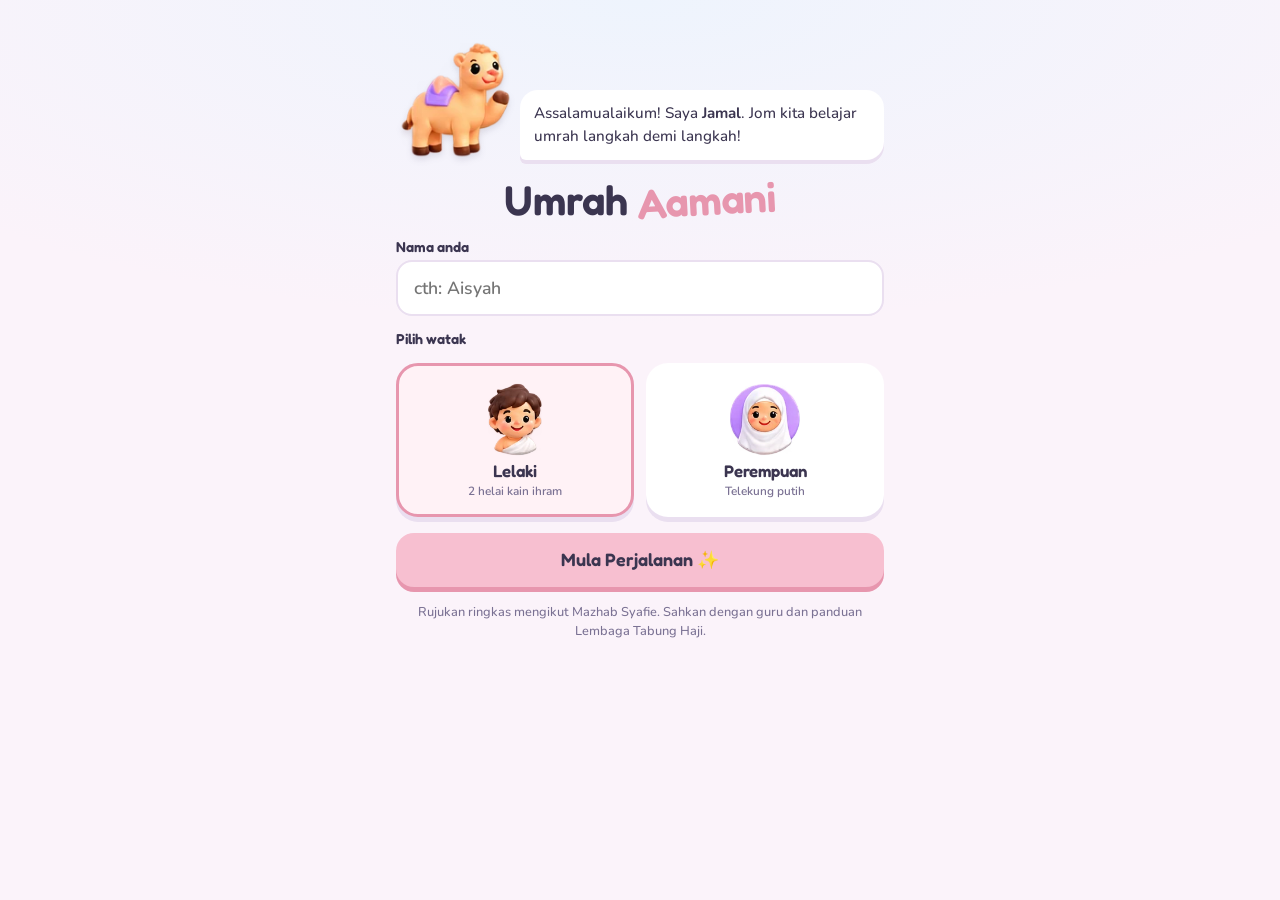
<file: index.html>
<!doctype html>
<html lang="ms">
<head>
<meta charset="utf-8">
<meta name="viewport" content="width=device-width, initial-scale=1, viewport-fit=cover, user-scalable=no">
<title>Umrah Aamani</title>
<meta name="description" content="Permainan rujukan umrah 3D yang comel untuk seluruh keluarga: tawaf, sa'i, doa, mata dan lencana.">
<link rel="canonical" href="https://umrah-aamani.pages.dev/">
<meta property="og:type" content="website">
<meta property="og:site_name" content="Umrah Aamani">
<meta property="og:locale" content="ms_MY">
<meta property="og:url" content="https://umrah-aamani.pages.dev/">
<meta property="og:title" content="Umrah Aamani: belajar umrah langkah demi langkah dalam 3D">
<meta property="og:description" content="Permainan rujukan umrah untuk seluruh keluarga. Ikut tertib dari ihram di miqat, tawaf 7 pusingan dan sa'i dalam 3D, hingga tahallul. Percuma, tanpa daftar masuk.">
<meta property="og:image" content="https://umrah-aamani.pages.dev/og-image.jpg">
<meta property="og:image:type" content="image/jpeg">
<meta property="og:image:width" content="1280">
<meta property="og:image:height" content="640">
<meta property="og:image:alt" content="Umrah Aamani: enam peringkat umrah di atas laluan berliku bersama Jamal si unta">
<meta name="twitter:card" content="summary_large_image">
<meta name="twitter:title" content="Umrah Aamani: belajar umrah langkah demi langkah dalam 3D">
<meta name="twitter:description" content="Permainan rujukan umrah untuk seluruh keluarga. Ikut tertib dari ihram di miqat, tawaf 7 pusingan dan sa'i dalam 3D, hingga tahallul.">
<meta name="twitter:image" content="https://umrah-aamani.pages.dev/og-image.jpg">
<meta name="theme-color" content="#F7BFD0">
<meta name="apple-mobile-web-app-capable" content="yes">
<meta name="mobile-web-app-capable" content="yes">
<meta name="apple-mobile-web-app-status-bar-style" content="default">
<meta name="apple-mobile-web-app-title" content="Umrah Aamani">
<link rel="manifest" href="./manifest.webmanifest">
<link rel="icon" type="image/png" sizes="32x32" href="./icons/favicon-32.png">
<link rel="icon" type="image/png" sizes="192x192" href="./icons/icon-192.png">
<link rel="apple-touch-icon" href="./icons/apple-touch-icon.png">
<link rel="preconnect" href="https://fonts.googleapis.com">
<link rel="preconnect" href="https://fonts.gstatic.com" crossorigin>
<link rel="stylesheet" href="https://fonts.googleapis.com/css2?family=Amiri&family=Fredoka:wght@500;600&family=Nunito:wght@500;700;800;900&display=swap">
<link rel="stylesheet" href="./css/style.css">
<script type="importmap">{ "imports": { "three": "./vendor/three.module.min.js" } }</script>
<link rel="modulepreload" href="./js/main.js">
</head>
<body>
<div id="app"><div class="loading">Memuatkan…</div></div>
<noscript>Sila hidupkan JavaScript untuk bermain Umrah Aamani</noscript>
<script type="module" src="./js/main.js"></script>
</body>
</html>
</file>
<file: css/style.css>
/* Umrah Aamani — pastel "gula-gula" game UI
   Susun atur: satu lajur telefon, butang tebal bertekan (gaya mainan), peta laluan berliku. */
:root {
  --bg: #FBF3FA;          /* kapas merah jambu */
  --bg2: #EEF4FD;         /* langit pagi */
  --card: #FFFFFF;
  --ink: #3B3550;         /* ungu kiswah lembut */
  --ink2: #7A7193;
  --line: #EADFF0;
  --pink: #F7BFD0; --pink-d: #E796AE;
  --lilac: #D7C9F3; --lilac-d: #B3A0E3;
  --mint: #A8E6CB; --mint-d: #6FCB9F;
  --sky: #CDE5F8; --sky-d: #9CC7EC;
  --butter: #FBE7A8; --butter-d: #EBC861;
  --peach: #F8D7B8;
  --gold: #E2B451;
  --kiswah: #2C2A38;
  --no: #F5A3A3; --no-d: #DE7C7C;
  --f-display: 'Fredoka', 'Baloo 2', ui-rounded, system-ui, sans-serif;
  --f-body: 'Nunito', ui-rounded, system-ui, -apple-system, 'Segoe UI', sans-serif;
  --f-arab: 'Amiri', 'Scheherazade New', 'Noto Naskh Arabic', 'Geeza Pro', serif;
  --r: 22px;
  --press: 0 5px 0;
  color-scheme: light;
}
* { box-sizing: border-box; -webkit-tap-highlight-color: transparent; }
[hidden] { display: none !important; }
html, body { margin: 0; height: 100%; }
body {
  background: radial-gradient(120% 60% at 50% 0%, var(--bg2), var(--bg) 60%) fixed, var(--bg);
  color: var(--ink); font: 500 16px/1.5 var(--f-body);
  -webkit-font-smoothing: antialiased; overscroll-behavior-y: none;
}
button { font: inherit; color: inherit; cursor: pointer; border: 0; background: none; }
button:focus-visible, input:focus-visible { outline: 3px solid var(--lilac-d); outline-offset: 2px; }
h1, h2, h3 { font-family: var(--f-display); font-weight: 600; margin: 0; text-wrap: balance; line-height: 1.15; }
h1 { font-size: 1.7rem; } h2 { font-size: 1.35rem; } h3 { font-size: 1.1rem; }
p { margin: 0; }
#app { max-width: 520px; margin: 0 auto; min-height: 100%; position: relative; }
.screen {
  padding-top: max(14px, env(safe-area-inset-top, 0px));
  padding-bottom: calc(96px + env(safe-area-inset-bottom, 0px));
  padding-left: max(16px, env(safe-area-inset-left, 0px));
  padding-right: max(16px, env(safe-area-inset-right, 0px));
  display: flex; flex-direction: column; gap: 16px;
}
.eyebrow { font: 700 .72rem/1 var(--f-body); letter-spacing: .12em; text-transform: uppercase; color: var(--ink2); }
.fine { font-size: .8rem; color: var(--ink2); text-align: center; }
.row { display: flex; justify-content: space-between; align-items: center; gap: 10px; }
.row.two > * { flex: 1; }

/* ---------- Butang mainan ---------- */
.btn {
  font: 600 1rem/1 var(--f-display); padding: 15px 20px; border-radius: 18px;
  background: var(--card); box-shadow: var(--press) var(--line); transition: transform .08s, box-shadow .08s;
  min-height: 52px;
}
.btn:active:not(:disabled) { transform: translateY(4px); box-shadow: 0 1px 0 var(--line); }
.btn.primary { background: var(--pink); box-shadow: var(--press) var(--pink-d); }
.btn.primary:active { box-shadow: 0 1px 0 var(--pink-d); }
.btn.ok { background: var(--mint); box-shadow: var(--press) var(--mint-d); }
.btn.no { background: var(--no); box-shadow: var(--press) var(--no-d); color: #fff; }
.btn.ghost { background: var(--card); box-shadow: var(--press) var(--line); }
.btn.big { font-size: 1.12rem; padding: 18px 22px; }
.btn:disabled { opacity: .5; cursor: not-allowed; }
.icon-btn { width: 44px; height: 44px; border-radius: 14px; background: var(--card); box-shadow: 0 4px 0 var(--line); font-weight: 800; flex: none; }

/* ---------- Header ---------- */
.topbar { display: flex; justify-content: space-between; align-items: center; gap: 12px; }
.who { display: flex; align-items: center; gap: 10px; min-width: 0; }
.avatar { width: 46px; height: 46px; border-radius: 50%; display: grid; place-items: center; font-size: 1.6rem; background: var(--sky); box-shadow: inset 0 -4px 0 var(--sky-d); flex: none; }
.avatar.f { background: var(--lilac); box-shadow: inset 0 -4px 0 var(--lilac-d); }
.hello { font-size: .78rem; color: var(--ink2); }
.pname { font: 600 1.15rem/1.1 var(--f-display); white-space: nowrap; overflow: hidden; text-overflow: ellipsis; }
.pts { display: flex; align-items: center; gap: 6px; padding: 8px 14px; border-radius: 99px; background: var(--butter); box-shadow: 0 4px 0 var(--butter-d); font: 600 1.05rem/1 var(--f-display); font-variant-numeric: tabular-nums; flex: none; }
.pts.mini { padding: 7px 12px; font-size: .95rem; }
.pts.bump { animation: bump .45s; }
@keyframes bump { 40% { transform: scale(1.18) rotate(-3deg); } }
.lvl { display: grid; grid-template-columns: 1fr auto; gap: 6px 10px; align-items: center; background: var(--card); border-radius: 18px; padding: 12px 14px; box-shadow: 0 4px 0 var(--line); }
.lvl-name { font: 600 .92rem/1.2 var(--f-display); }
.lvl-next { font-size: .78rem; color: var(--ink2); grid-row: 1; grid-column: 2; }
.bar { grid-column: 1 / -1; height: 12px; border-radius: 99px; background: #F3ECF7; overflow: hidden; }
.bar i { display: block; height: 100%; border-radius: 99px; background: repeating-linear-gradient(45deg, var(--pink) 0 10px, #F9CFDC 10px 20px); transition: width .6s cubic-bezier(.3, 1.4, .5, 1); }

/* ---------- Maskot ---------- */
.guide { display: flex; align-items: flex-end; gap: 6px; cursor: pointer; }
.bubble { position: relative; background: var(--card); padding: 12px 14px; border-radius: 18px; box-shadow: 0 4px 0 var(--line); font-size: .95rem; }
.bubble.small { font-size: .88rem; border-bottom-left-radius: 6px; }
.mascot { flex: none; animation: idle 3.2s ease-in-out infinite; transform-origin: 50% 90%; }
@keyframes idle { 50% { transform: translateY(-3px) rotate(-2deg); } }

/* ---------- Peta perjalanan ---------- */
.map-title { display: flex; justify-content: space-between; align-items: center; }
.chip { font: 700 .78rem/1 var(--f-body); padding: 7px 11px; border-radius: 99px; background: var(--card); box-shadow: 0 3px 0 var(--line); color: var(--ink2); }
.journey { list-style: none; margin: 0; padding: 4px 0 0; display: flex; flex-direction: column; gap: 6px; position: relative; }
.journey::before { content: ''; position: absolute; left: 50%; top: 30px; bottom: 30px; width: 0; border-left: 4px dashed var(--lilac); transform: translateX(-2px); }
.node { position: relative; display: grid; grid-template-columns: 1fr 88px 1fr; align-items: center; gap: 10px; min-height: 104px; }
.node-btn { grid-column: 2; width: 84px; height: 84px; border-radius: 50%; background: var(--c); box-shadow: 0 7px 0 rgba(59, 53, 80, .14), inset 0 -6px 0 rgba(255, 255, 255, .5); display: grid; place-items: center; position: relative; z-index: 1; transition: transform .1s; }
.node-btn:active { transform: translateY(4px) scale(.97); }
.node-emoji { font-size: 2.2rem; }
.node-info { min-width: 0; }
.node.l .node-info { grid-column: 3; grid-row: 1; }
.node.r .node-info { grid-column: 1; grid-row: 1; text-align: right; }
.node-no { font: 700 .68rem/1 var(--f-body); letter-spacing: .1em; text-transform: uppercase; color: var(--ink2); }
.node-name { font: 600 1.05rem/1.2 var(--f-display); margin-top: 3px; }
.node-sub { font-size: .8rem; color: var(--ink2); }
.stars { letter-spacing: 2px; font-size: .95rem; color: #E6DDEB; }
.stars .on { color: var(--gold); }
.node.locked .node-btn { background: #EDE7F1; filter: saturate(.3); }
.node.locked .node-info { opacity: .55; }
.node.done .node-btn::after { content: '✓'; position: absolute; right: -2px; top: -2px; width: 26px; height: 26px; border-radius: 50%; background: var(--mint); box-shadow: 0 2px 0 var(--mint-d); font: 700 .9rem/26px var(--f-display); text-align: center; }
.node.next .node-btn { animation: beckon 1.6s ease-in-out infinite; }
@keyframes beckon { 50% { transform: translateY(-6px); box-shadow: 0 13px 0 rgba(59, 53, 80, .1), inset 0 -6px 0 rgba(255, 255, 255, .5); } }
.here { position: absolute; left: 50%; top: -6px; transform: translateX(-50%); background: var(--kiswah); color: #fff; font: 700 .7rem/1 var(--f-body); padding: 5px 9px; border-radius: 99px; z-index: 2; white-space: nowrap; }
.haji { display: flex; align-items: center; gap: 12px; padding: 16px; border-radius: var(--r); background: repeating-linear-gradient(-45deg, #F6F1FA 0 12px, #FFFFFF 12px 24px); box-shadow: 0 4px 0 var(--line); text-align: left; border: 2px dashed var(--lilac); }
.haji-ic { font-size: 2rem; }
.haji div { flex: 1; display: flex; flex-direction: column; }
.haji small { color: var(--ink2); }
.install { display: flex; gap: 12px; align-items: center; width: 100%; padding: 14px 16px; border-radius: var(--r); background: var(--sky); box-shadow: 0 4px 0 var(--sky-d); text-align: left; font-size: 1.4rem; }
.install span:last-child { display: flex; flex-direction: column; font-size: 1rem; }
.install small { font-size: .8rem; color: var(--ink2); }

/* ---------- Tab bawah ---------- */
.tabbar { position: fixed; left: 50%; transform: translateX(-50%); bottom: 0; width: 100%; max-width: 520px; display: grid; grid-template-columns: repeat(4, 1fr); background: rgba(255, 255, 255, .92); backdrop-filter: blur(12px); border-top: 2px solid var(--line); padding: 8px max(8px, env(safe-area-inset-right, 0px)) calc(8px + env(safe-area-inset-bottom, 0px)) max(8px, env(safe-area-inset-left, 0px)); z-index: 20; border-radius: 24px 24px 0 0; }
.tab { display: flex; flex-direction: column; align-items: center; gap: 2px; font: 700 .72rem/1 var(--f-body); color: var(--ink2); padding: 6px 0; border-radius: 14px; }
.tab span { font-size: 1.35rem; transition: transform .2s; }
.tab.on { color: var(--ink); background: var(--bg); }
.tab.on span { transform: translateY(-2px) scale(1.12); }

/* ---------- Onboarding ---------- */
.onboard { padding-bottom: 32px; }
.ob-hero { display: flex; align-items: flex-end; gap: 4px; margin-top: 12px; }
.ob-hero .bubble { border-bottom-left-radius: 6px; }
.logo { font-size: 2.6rem; text-align: center; letter-spacing: -.01em; }
.logo span { color: var(--pink-d); display: inline-block; transform: rotate(-3deg); }
.field { display: flex; flex-direction: column; gap: 6px; font: 600 .9rem/1 var(--f-display); }
.field input { font: 600 1.1rem var(--f-body); padding: 14px 16px; border-radius: 16px; border: 2px solid var(--line); background: var(--card); color: var(--ink); }
.pick { display: grid; grid-template-columns: 1fr 1fr; gap: 12px; }
.pick-c { display: flex; flex-direction: column; align-items: center; gap: 4px; padding: 16px 10px; border-radius: var(--r); background: var(--card); box-shadow: 0 5px 0 var(--line); font: 600 1.05rem/1.1 var(--f-display); border: 3px solid transparent; }
.pick-c span { font-size: 2.6rem; }
.pick-c small { font: 600 .74rem/1.2 var(--f-body); color: var(--ink2); text-align: center; }
.pick-c.on { border-color: var(--pink-d); background: #FFF2F6; }
.pick-c:active { transform: translateY(3px); }

/* ---------- Mod peringkat ---------- */
.stage { padding-bottom: 32px; min-height: 100vh; min-height: 100dvh; background: linear-gradient(180deg, var(--c) 0, var(--bg) 260px); }
.stage-top { display: flex; align-items: center; gap: 10px; }
.stage-prog { flex: 1; height: 14px; border-radius: 99px; background: rgba(255, 255, 255, .7); overflow: hidden; }
.stage-prog i { display: block; height: 100%; background: var(--mint); border-radius: 99px; transition: width .4s; box-shadow: inset 0 -3px 0 rgba(0, 0, 0, .06); }
.stage-head { display: flex; flex-direction: column; gap: 4px; }
.stage-body { display: flex; flex-direction: column; gap: 16px; }
.learn, .quiz, .order, .sorter, .snip { display: flex; flex-direction: column; gap: 16px; }
.lcard { background: var(--card); border-radius: var(--r); padding: 20px; box-shadow: 0 6px 0 var(--line); display: flex; flex-direction: column; gap: 10px; }
.lcard.soft { background: #FFFFFFAA; }
.l-ic { font-size: 2.6rem; }
.pill-list { margin: 0; padding: 0; list-style: none; counter-reset: p; display: flex; flex-direction: column; gap: 8px; }
.pill-list li { counter-increment: p; display: flex; gap: 10px; align-items: center; background: var(--bg); padding: 10px 12px; border-radius: 14px; font-weight: 700; }
.pill-list li::before { content: counter(p); width: 26px; height: 26px; flex: none; border-radius: 50%; display: grid; place-items: center; background: var(--c, var(--pink)); font: 600 .85rem/1 var(--f-display); }
.checks { margin: 0; padding: 0; list-style: none; display: flex; flex-direction: column; gap: 6px; }
.checks li::before { content: '✓ '; color: var(--mint-d); font-weight: 900; }
.dots { display: flex; justify-content: center; gap: 6px; }
.dots i { width: 9px; height: 9px; border-radius: 50%; background: #fff; transition: width .3s; }
.dots i.on { width: 26px; border-radius: 99px; background: var(--pink-d); }
.bila { font-size: .9rem; color: var(--ink2); background: var(--bg); padding: 10px 12px; border-radius: 14px; }

/* Doa */
.doa { display: flex; flex-direction: column; gap: 8px; text-align: center; }
.doa-t { font: 600 .82rem/1 var(--f-display); letter-spacing: .06em; text-transform: uppercase; color: var(--ink2); }
.arab { font: 400 1.75rem/2 var(--f-arab); color: var(--kiswah); }
.arab.sm { font-size: 1.2rem; line-height: 1.7; }
.doa.compact .arab { font-size: 1.5rem; }
.rumi { font-style: italic; font-weight: 700; color: #6C5AA8; }
.maksud { font-size: .95rem; color: var(--ink2); }

/* Kuiz */
.q-count { font: 700 .8rem/1 var(--f-body); color: var(--ink2); text-align: center; }
.q-card { display: flex; gap: 10px; align-items: center; background: var(--card); padding: 14px; border-radius: var(--r); box-shadow: 0 5px 0 var(--line); }
.q-card p { font: 600 1.08rem/1.35 var(--f-display); }
.opts { display: flex; flex-direction: column; gap: 12px; }
.opt { text-align: left; padding: 16px 18px; border-radius: 18px; background: var(--card); box-shadow: 0 5px 0 var(--line); font-weight: 800; border: 3px solid transparent; transition: transform .08s; }
.opt:active:not(.lock) { transform: translateY(3px); }
.opt.ok { border-color: var(--mint-d); background: #E8FAF1; }
.opt.bad { border-color: var(--no-d); background: #FFEDED; animation: shake .35s; }
.q-note { padding: 12px 14px; border-radius: 16px; background: #FFF4E0; font-weight: 700; }
.q-note.good { background: #E8FAF1; }
@keyframes shake { 25% { transform: translateX(-6px); } 75% { transform: translateX(6px); } }
.shake { animation: shake .35s; }

/* Susun langkah */
.slots { list-style: none; margin: 0; padding: 0; display: flex; flex-direction: column; gap: 8px; }
.slot { min-height: 48px; display: flex; align-items: center; gap: 10px; padding: 8px 12px; border-radius: 16px; border: 2px dashed var(--lilac-d); background: rgba(255, 255, 255, .5); font-weight: 800; }
.slot span { width: 28px; height: 28px; flex: none; border-radius: 50%; display: grid; place-items: center; background: var(--lilac); font: 600 .9rem/1 var(--f-display); }
.slot.filled { border-style: solid; border-color: var(--mint-d); background: #E8FAF1; animation: popin .3s; }
.chips { display: flex; flex-wrap: wrap; gap: 10px; }
.chipbtn { padding: 12px 14px; border-radius: 16px; background: var(--card); box-shadow: 0 4px 0 var(--line); font-weight: 800; text-align: left; }
.chipbtn:active { transform: translateY(3px); }

/* Boleh / larangan */
.sort-card { position: relative; background: var(--card); border-radius: 28px; padding: 28px 20px; box-shadow: 0 8px 0 var(--line); text-align: center; display: flex; flex-direction: column; gap: 8px; border: 4px solid transparent; }
.sort-card.good { border-color: var(--mint-d); } .sort-card.bad { border-color: var(--no-d); animation: shake .35s; }
.s-ic { font-size: 3.4rem; } .s-t { font: 600 1.3rem/1.25 var(--f-display); }
.s-n { position: absolute; top: 12px; right: 16px; font: 700 .78rem/1 var(--f-body); color: var(--ink2); }
.s-ans { font: 600 1rem var(--f-display); padding: 8px; border-radius: 12px; background: var(--bg); animation: popin .3s; }

/* Keputusan */
.result { display: flex; flex-direction: column; gap: 14px; text-align: center; align-items: stretch; }
.res-stars { font-size: 3.6rem; letter-spacing: 6px; color: #EDE5F0; }
.res-stars span { display: inline-block; }
.res-stars .on { color: var(--gold); animation: starpop .5s backwards; text-shadow: 0 4px 0 #D49C34; }
@keyframes starpop { from { transform: scale(0) rotate(-90deg); } 70% { transform: scale(1.3); } }
.sub-h { text-align: left; margin-top: 4px; }
.mini-cards { display: grid; gap: 10px; text-align: left; }
.mc { display: grid; grid-template-columns: 40px 1fr; gap: 2px 10px; background: var(--card); padding: 12px; border-radius: 16px; box-shadow: 0 4px 0 var(--line); }
.mc span { grid-row: span 2; font-size: 1.8rem; }
.mc small { color: var(--ink2); }
.cert { padding: 6px; border-radius: 24px; background: repeating-linear-gradient(45deg, var(--pink) 0 8px, var(--lilac) 8px 16px, var(--mint) 16px 24px, var(--butter) 24px 32px); }
.cert-in { background: #FFFDF9; border-radius: 19px; padding: 22px 18px; display: flex; flex-direction: column; gap: 8px; }
.cert-name { font: 600 2rem/1.1 var(--f-display); color: var(--pink-d); }
.cert-foot { display: flex; justify-content: space-between; font-size: .8rem; color: var(--ink2); border-top: 2px dotted var(--line); padding-top: 8px; gap: 8px; flex-wrap: wrap; }

/* Tahallul */
.hint { text-align: center; font: 600 1.05rem var(--f-display); }
.hair-box { background: var(--card); border-radius: 28px; padding: 14px; box-shadow: 0 6px 0 var(--line); }
.hair { width: 100%; height: auto; display: block; }
.hair .scalp { fill: #4A3730; }
.hair.f .scalp { fill: #FFFFFF; stroke: var(--line); stroke-width: 3; }
.strand { cursor: pointer; }
.strand path { fill: none; stroke: #5B4238; stroke-width: 8; stroke-linecap: round; transition: stroke-dashoffset .35s ease-out; stroke-dasharray: 260; stroke-dashoffset: 0; }
.strand circle { fill: var(--pink); transition: transform .4s, opacity .4s; }
.strand.cut path { stroke-dashoffset: 150; }
.strand.cut circle { transform: translateY(40px); opacity: 0; }
.count { text-align: center; font: 600 1.1rem var(--f-display); }
.count b { font-size: 1.8rem; color: var(--pink-d); }

/* Kitab doa / lencana / tetapan */
.doa-list { display: grid; grid-template-columns: 1fr 1fr; gap: 12px; }
.doa-item { display: flex; flex-direction: column; gap: 4px; align-items: center; text-align: center; padding: 16px 10px; border-radius: var(--r); background: var(--card); box-shadow: 0 5px 0 var(--line); min-width: 0; }
.doa-item .arab { overflow: hidden; text-overflow: ellipsis; white-space: nowrap; max-width: 100%; }
.doa-item b { font: 600 .95rem/1.2 var(--f-display); }
.doa-item.locked { background: #F4EFF7; box-shadow: none; border: 2px dashed var(--line); }
.doa-item.locked small { font-size: .74rem; color: var(--ink2); }
.lk { font-size: 1.6rem; }
.hafal { font: 700 .72rem/1 var(--f-body); background: var(--butter); padding: 4px 8px; border-radius: 99px; }
.badge-grid { display: grid; grid-template-columns: repeat(3, 1fr); gap: 12px; }
.badge { display: flex; flex-direction: column; align-items: center; gap: 6px; padding: 14px 6px; border-radius: var(--r); background: #F4EFF7; text-align: center; min-width: 0; }
.badge b { font: 600 .8rem/1.15 var(--f-display); color: var(--ink2); }
.b-ic { width: 60px; height: 60px; border-radius: 50%; display: grid; place-items: center; font-size: 1.9rem; background: #E9E2EE; filter: grayscale(1); opacity: .45; }
.badge.got { background: var(--card); box-shadow: 0 5px 0 var(--line); }
.badge.got b { color: var(--ink); }
.badge.got .b-ic { filter: none; opacity: 1; background: conic-gradient(from 0deg, var(--pink), var(--lilac), var(--mint), var(--butter), var(--pink)); box-shadow: inset 0 0 0 5px #fff; }
.set-list { display: flex; flex-direction: column; gap: 10px; }
.set { display: flex; justify-content: space-between; align-items: center; padding: 16px; border-radius: 18px; background: var(--card); box-shadow: 0 4px 0 var(--line); font-weight: 800; text-align: left; width: 100%; position: relative; cursor: pointer; }
.set input { position: absolute; opacity: 0; pointer-events: none; }
.sw { width: 50px; height: 30px; border-radius: 99px; background: #E5DEEA; position: relative; transition: background .2s; flex: none; }
.sw::after { content: ''; position: absolute; left: 3px; top: 3px; width: 24px; height: 24px; border-radius: 50%; background: #fff; box-shadow: 0 2px 4px rgba(0, 0, 0, .15); transition: transform .2s; }
.set input:checked + .sw { background: var(--mint-d); }
.set input:checked + .sw::after { transform: translateX(20px); }
.set input:focus-visible + .sw { outline: 3px solid var(--lilac-d); outline-offset: 2px; }
.set.danger { color: #C25B5B; }
.about { background: rgba(255, 255, 255, .6); border-radius: var(--r); padding: 16px; display: flex; flex-direction: column; gap: 6px; font-size: .9rem; }

/* ---------- Modal, toast, mata terapung ---------- */
.modal-wrap { position: fixed; inset: 0; z-index: 50; background: rgba(59, 53, 80, .35); display: flex; align-items: flex-end; justify-content: center; padding: 16px max(16px, env(safe-area-inset-right, 0px)) calc(16px + env(safe-area-inset-bottom, 0px)) max(16px, env(safe-area-inset-left, 0px)); opacity: 0; transition: opacity .2s; }
.modal-wrap.in { opacity: 1; }
.modal { width: 100%; max-width: 480px; max-height: 88vh; overflow-y: auto; background: var(--card); border-radius: 28px; padding: 22px; display: flex; flex-direction: column; gap: 12px; transform: translateY(30px); transition: transform .25s cubic-bezier(.3, 1.4, .5, 1); box-shadow: 0 8px 0 var(--line); }
.modal-wrap.in .modal { transform: none; }
.modal.center { text-align: center; align-items: stretch; }
.badge-big { width: 120px; height: 120px; margin: 0 auto; border-radius: 50%; display: grid; place-items: center; font-size: 3.6rem; background: conic-gradient(from 0deg, var(--pink), var(--lilac), var(--mint), var(--butter), var(--pink)); box-shadow: inset 0 0 0 8px #fff, 0 6px 0 var(--line); }
.badge-big.dim { filter: grayscale(1); opacity: .5; }
.pop { animation: popin .4s cubic-bezier(.3, 1.6, .5, 1); }
@keyframes popin { from { transform: scale(.6); opacity: 0; } }
.toast { position: fixed; left: 50%; bottom: calc(100px + env(safe-area-inset-bottom, 0px)); transform: translateX(-50%); background: var(--kiswah); color: #fff; padding: 12px 18px; border-radius: 16px; font-weight: 700; z-index: 60; animation: toast 2.4s forwards; max-width: calc(100% - 32px); text-align: center; }
@keyframes toast { 0% { opacity: 0; transform: translate(-50%, 10px); } 10%, 85% { opacity: 1; transform: translate(-50%, 0); } 100% { opacity: 0; } }
.floatpts { position: fixed; z-index: 70; pointer-events: none; transform: translate(-50%, 0); font: 600 1.3rem var(--f-display); color: var(--ink); background: var(--butter); padding: 4px 12px; border-radius: 99px; box-shadow: 0 3px 0 var(--butter-d); animation: floatup 1.1s ease-out forwards; }
@keyframes floatup { to { transform: translate(-50%, -70px) scale(1.1); opacity: 0; } }
.confetti { position: fixed; inset: 0; width: 100%; height: 100%; pointer-events: none; z-index: 80; }

/* ---------- Mod 3D ---------- */
#app.play-mode { max-width: none; }
.play { position: fixed; inset: 0; overflow: hidden; touch-action: none; user-select: none; -webkit-user-select: none; }
.stage3d { position: absolute; inset: 0; }
.stage3d canvas { display: block; width: 100% !important; height: 100% !important; touch-action: none; }
.hud-top { position: absolute; top: 0; left: 0; right: 0; display: flex; gap: 10px; align-items: center; padding: max(12px, env(safe-area-inset-top, 0px)) max(12px, env(safe-area-inset-right, 0px)) 0 max(12px, env(safe-area-inset-left, 0px)); pointer-events: none; }
.hud-top > * { pointer-events: auto; }
.hud-pill { flex: 1; min-width: 0; display: flex; flex-direction: column; background: rgba(255, 255, 255, .9); backdrop-filter: blur(8px); padding: 8px 14px; border-radius: 18px; box-shadow: 0 4px 0 rgba(59, 53, 80, .12); }
.hud-pill b { font: 600 1.05rem/1.2 var(--f-display); }
.hud-pill small { font-size: .78rem; color: var(--ink2); white-space: nowrap; overflow: hidden; text-overflow: ellipsis; }
.rounds { position: absolute; top: calc(max(12px, env(safe-area-inset-top, 0px)) + 62px); left: 50%; transform: translateX(-50%); display: flex; gap: 6px; }
.rounds i { --p: 0%; width: 30px; height: 30px; border-radius: 50%; display: grid; place-items: center; font: 600 .8rem/1 var(--f-display); font-style: normal; background: rgba(255, 255, 255, .75); color: var(--ink2); }
.rounds i.on { background: conic-gradient(var(--pink-d) var(--p), #fff 0); color: var(--ink); box-shadow: 0 0 0 3px #fff; }
.rounds i.done { background: var(--mint); color: var(--ink); box-shadow: 0 3px 0 var(--mint-d); }
.banner { position: absolute; left: 50%; transform: translateX(-50%); top: calc(max(12px, env(safe-area-inset-top, 0px)) + 104px); width: min(460px, calc(100% - 24px)); }
.banner-in { display: flex; flex-direction: column; align-items: center; gap: 2px; text-align: center; background: rgba(255, 255, 255, .94); padding: 10px 14px; border-radius: 20px; box-shadow: 0 5px 0 rgba(59, 53, 80, .12); animation: popin .3s; }
.banner-in small { color: var(--ink2); font-size: .8rem; }
.mini-btn { margin-top: 6px; padding: 8px 16px; border-radius: 99px; background: var(--mint); box-shadow: 0 3px 0 var(--mint-d); font: 600 .9rem/1 var(--f-display); }
.mini-btn:active { transform: translateY(2px); box-shadow: none; }
.hud-bottom { position: absolute; left: 0; right: 0; bottom: 0; display: flex; justify-content: center; align-items: center; gap: 12px; padding: 0 max(12px, env(safe-area-inset-right, 0px)) calc(18px + env(safe-area-inset-bottom, 0px)) max(12px, env(safe-area-inset-left, 0px)); }
.walk-btn { width: min(240px, 56vw); min-height: 76px; border-radius: 28px; background: var(--pink); box-shadow: 0 7px 0 var(--pink-d); font: 600 .88rem/1.15 var(--f-display); display: flex; flex-direction: column; align-items: center; justify-content: center; gap: 2px; padding: 8px; touch-action: none; }
.walk-btn span { font-size: 1.7rem; }
.walk-btn.on { transform: translateY(5px); box-shadow: 0 2px 0 var(--pink-d); background: #F9CDDA; }
.walk-btn.on span { animation: steps .4s infinite alternate; }
@keyframes steps { to { transform: translateY(-3px) rotate(8deg); } }
.side-btn { width: 64px; height: 64px; border-radius: 22px; background: rgba(255, 255, 255, .95); box-shadow: 0 5px 0 rgba(59, 53, 80, .14); display: flex; flex-direction: column; align-items: center; justify-content: center; font-size: 1.4rem; flex: none; }
.side-btn small { font: 700 .62rem/1 var(--f-body); }
.side-btn.on { background: var(--mint); box-shadow: 0 2px 0 var(--mint-d); transform: translateY(3px); }
.sheet { position: absolute; inset: 0; background: rgba(59, 53, 80, .25); display: flex; align-items: flex-end; justify-content: center; padding: 12px max(12px, env(safe-area-inset-right, 0px)) calc(14px + env(safe-area-inset-bottom, 0px)) max(12px, env(safe-area-inset-left, 0px)); z-index: 5; }
.sheet-in { width: 100%; max-width: 480px; max-height: 80vh; overflow-y: auto; background: var(--card); border-radius: 28px; padding: 18px; display: flex; flex-direction: column; gap: 10px; text-align: center; box-shadow: 0 8px 0 var(--line); }
.loading { position: absolute; inset: 0; display: flex; flex-direction: column; align-items: center; justify-content: center; gap: 12px; background: var(--bg); font: 600 1.05rem var(--f-display); z-index: 9; padding: 24px; text-align: center; }

@media (prefers-reduced-motion: reduce) {
  *, *::before, *::after { animation-duration: .01ms !important; animation-iteration-count: 1 !important; transition-duration: .01ms !important; }
}
@media (min-width: 560px) { .screen { padding-top: 28px; } }

/* ---------- Ikon clay (aset PNG/WebP) ---------- */
.ico { display: inline-block; object-fit: contain; vertical-align: middle; user-select: none; -webkit-user-select: none; -webkit-user-drag: none; flex: none; }
.ico.in { width: 1.4em; height: 1.4em; margin-right: 6px; vertical-align: -0.38em; }
.ico.in.lg { width: 1.8em; height: 1.8em; }
.btn { display: inline-flex; align-items: center; justify-content: center; gap: 6px; }
.btn .ico.in { margin-right: 0; }
.pts .star { width: 26px; height: 26px; margin: -4px 0; }
.pts.mini .star { width: 22px; height: 22px; }
.floatpts { display: inline-flex; align-items: center; gap: 4px; }
.floatpts .ico { width: 24px; height: 24px; }
.avatar { overflow: hidden; }
.avatar .ico { width: 46px; height: 46px; }
.pick-c .ico { width: 76px; height: 76px; }
.node-ic { width: 60px; height: 60px; filter: drop-shadow(0 3px 2px rgba(59, 53, 80, .12)); }
.haji .haji-ic { width: 52px; height: 52px; }
.haji .lock { width: 30px; height: 30px; opacity: .8; }
.stage-head h1 { display: flex; align-items: center; gap: 10px; }
.stage-head .h-ic { width: 48px; height: 48px; }
img.l-ic { width: 84px; height: 84px; }
.chipbtn, .slot { display: inline-flex; align-items: center; }
.chip-ic { width: 30px; height: 30px; margin-right: 8px; }
.sort-card .s-ic { width: 120px; height: 120px; margin: 0 auto; }
.mc .mc-ic { grid-row: span 2; width: 44px; height: 44px; }
.badge .b-ic { width: 76px; height: 76px; background: none; border-radius: 0; box-shadow: none; }
.badge.got .b-ic { background: none; box-shadow: none; filter: drop-shadow(0 3px 2px rgba(59, 53, 80, .12)); }
.badge-big, .badge-big.plain { width: 150px; height: 150px; background: none; box-shadow: none; border-radius: 0; }
.badge-big .ico { width: 150px; height: 150px; filter: drop-shadow(0 6px 4px rgba(59, 53, 80, .15)); }
.badge-big.dim .ico { filter: grayscale(1); }
.tab .tab-ic { width: 32px; height: 32px; transition: transform .2s, filter .2s; }
.tab:not(.on) .tab-ic { filter: saturate(.55) opacity(.8); }
.tab.on .tab-ic { transform: translateY(-2px) scale(1.12); }
.walk-btn .walk-ic { width: 42px; height: 42px; }
.walk-btn.on .walk-ic { animation: steps .4s infinite alternate; }
.side-btn .ico { width: 36px; height: 36px; }
.set > span { display: inline-flex; align-items: center; }
.set .set-ic { width: 32px; height: 32px; margin-right: 10px; }
.install .inst-ic { width: 46px; height: 46px; }
.doa-item .lk { width: 44px; height: 44px; }
.hafal { display: inline-flex; align-items: center; gap: 3px; }
.hafal .ico { width: 14px; height: 14px; }
.res-mascot { display: flex; justify-content: center; }
.res-mascot .mascot { animation: idle 1.6s ease-in-out infinite; }
.loading .mascot, .ob-hero .mascot { filter: drop-shadow(0 4px 3px rgba(59, 53, 80, .12)); }
img.mascot { object-fit: contain; }
.banner-in b { display: inline-flex; align-items: center; }
.cert-foot span { display: inline-flex; align-items: center; }
</file>
